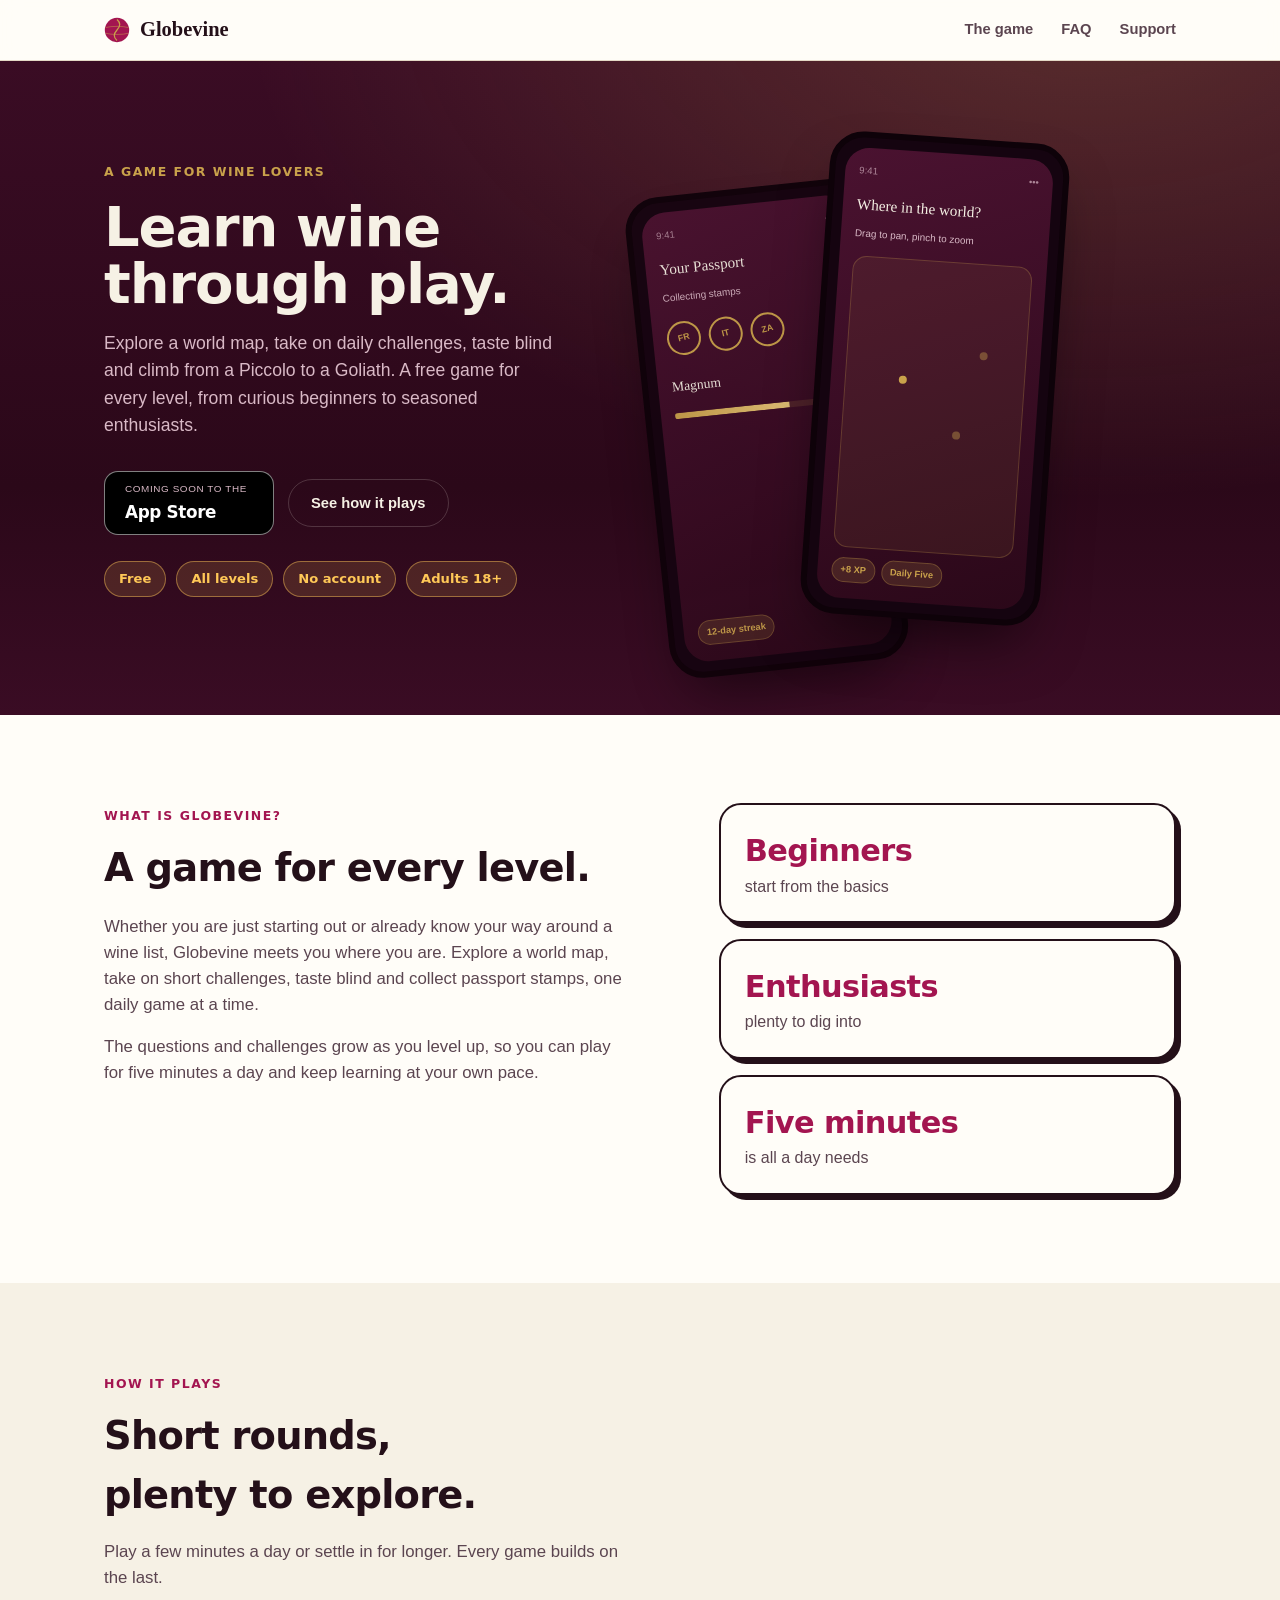
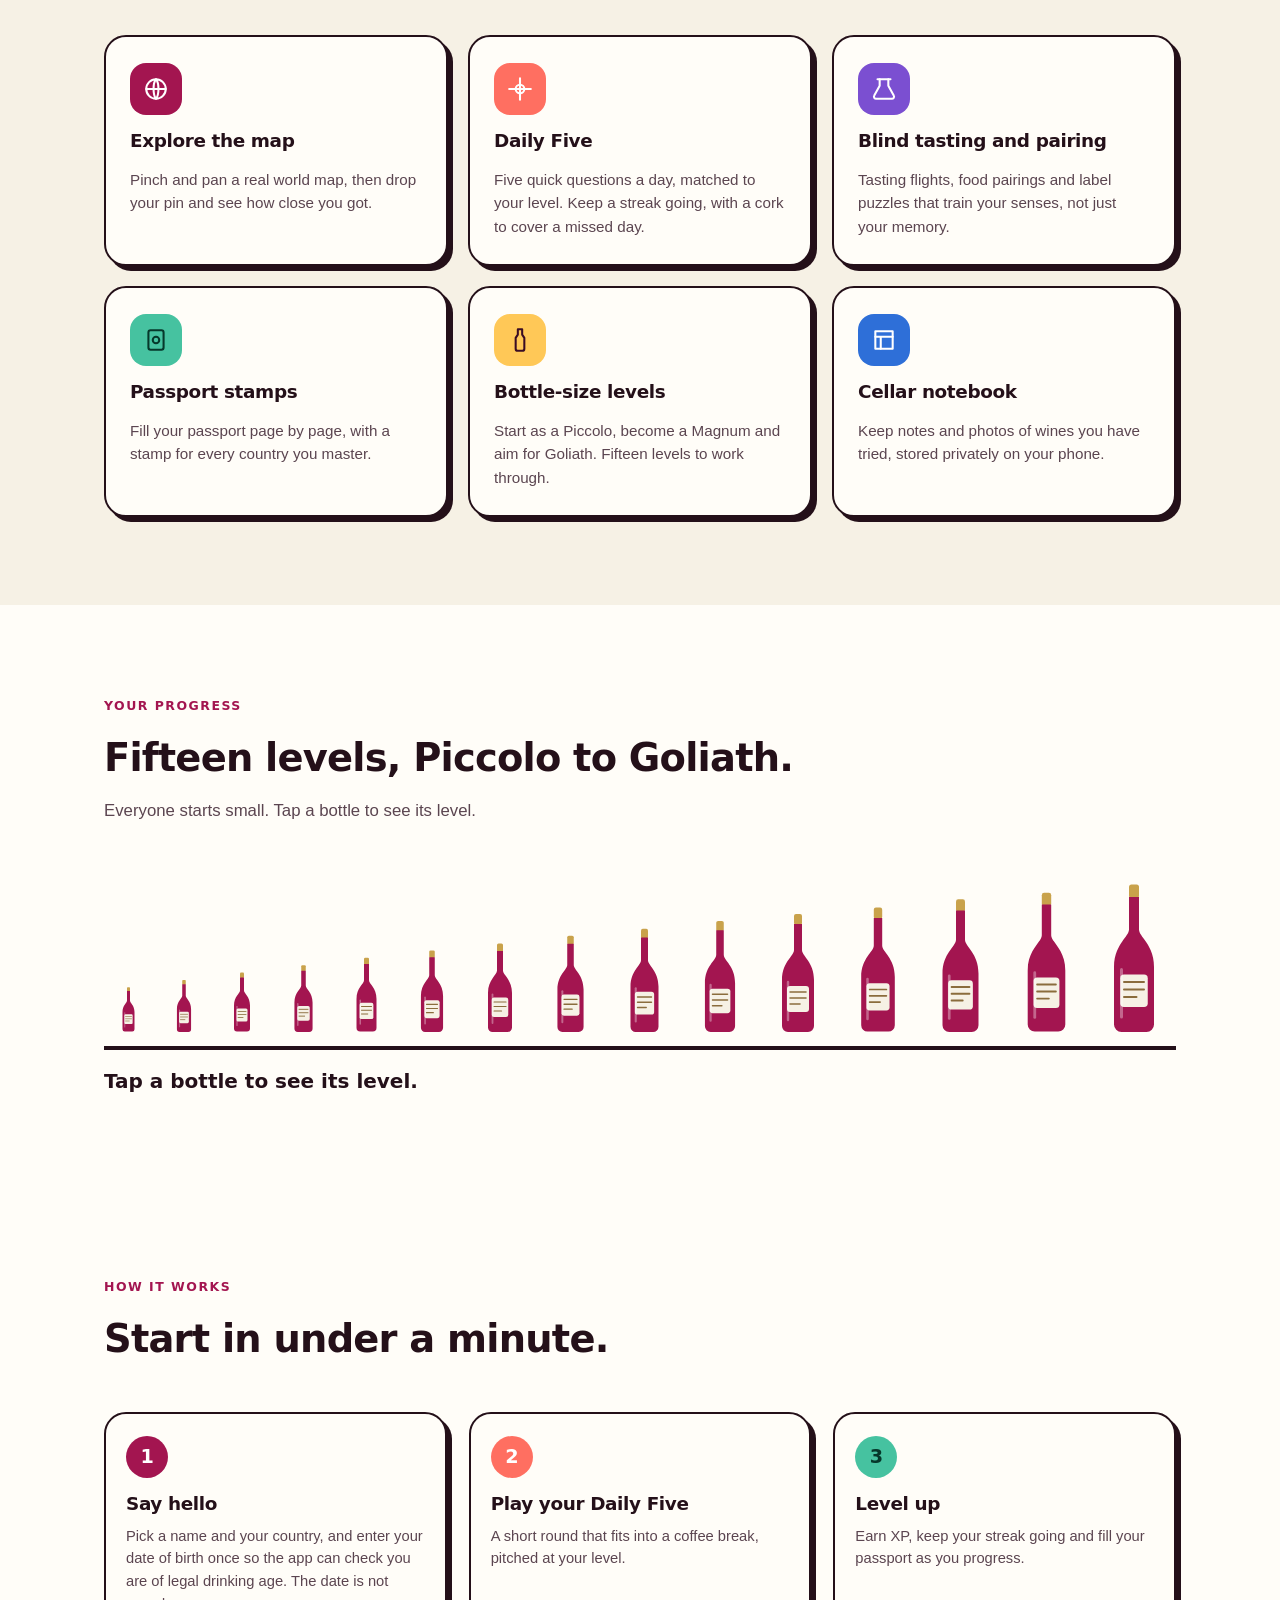
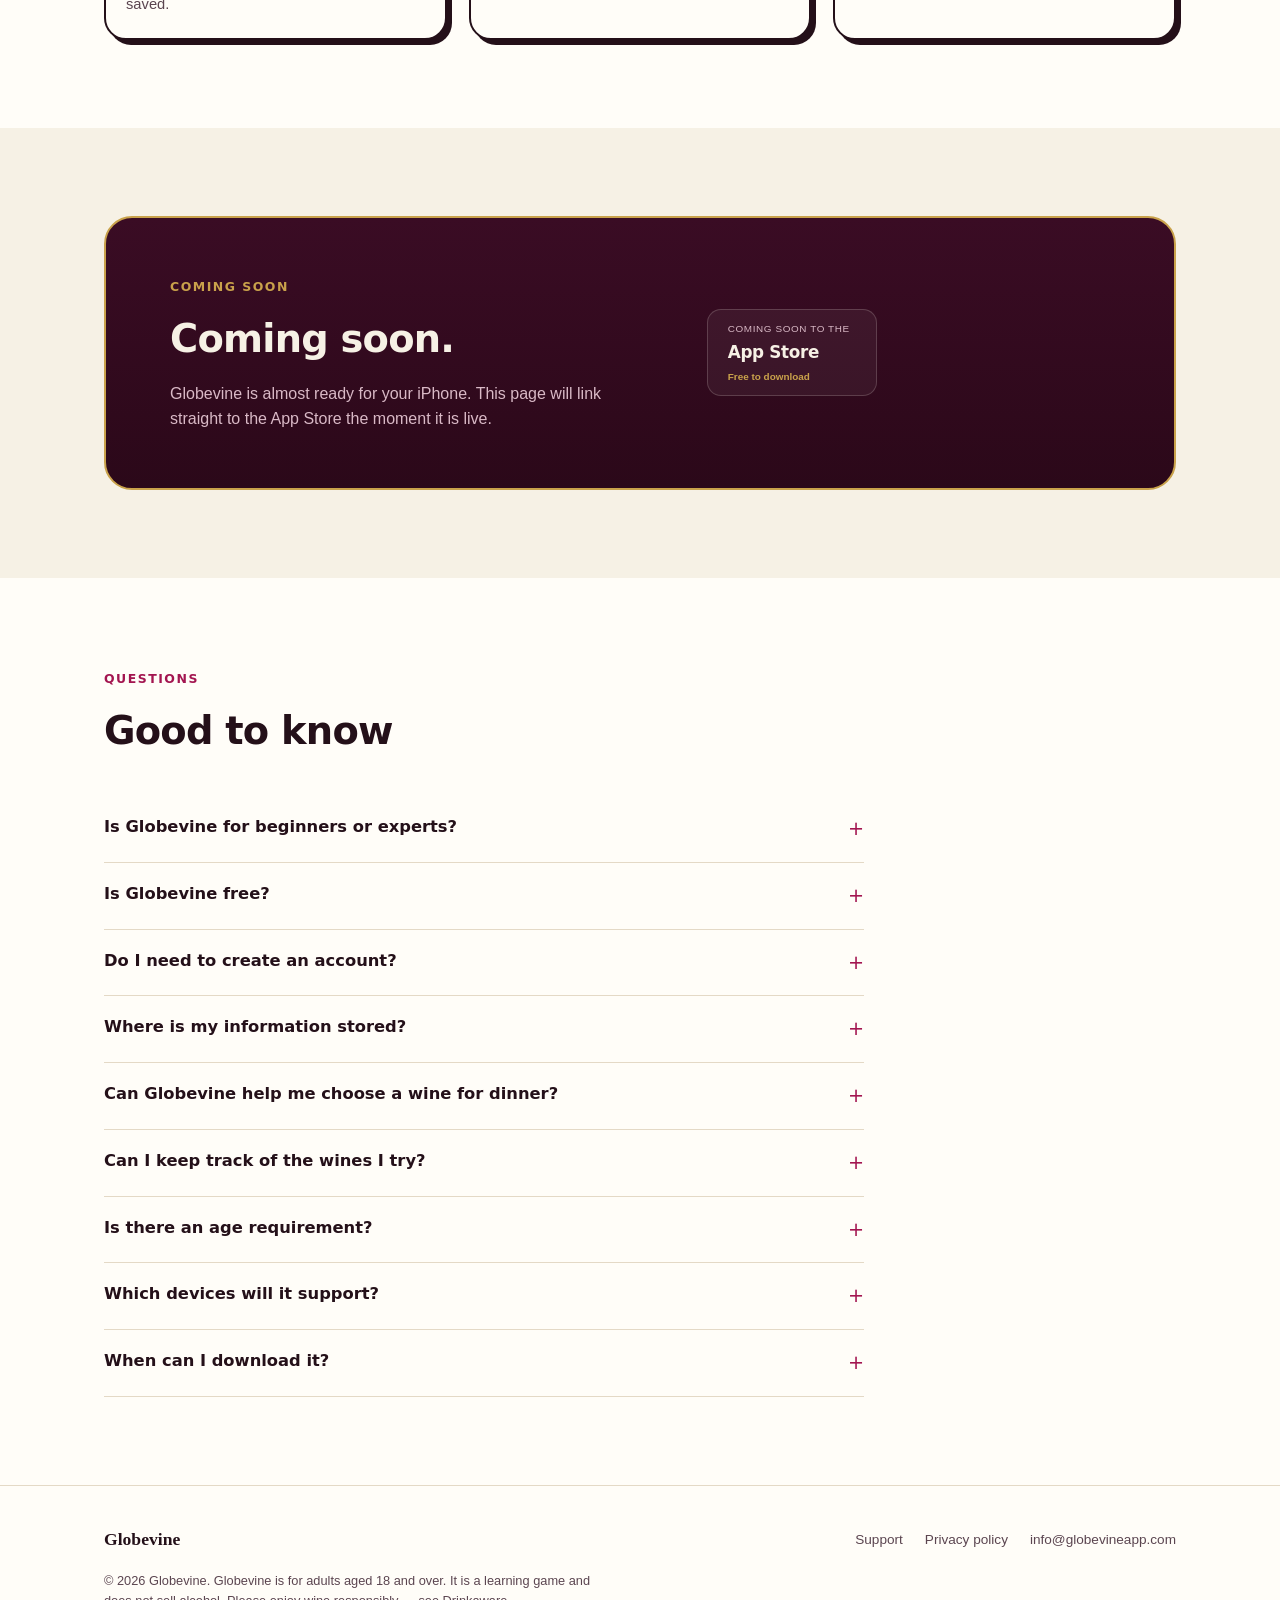
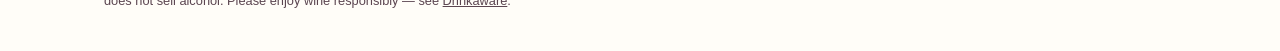
<file: index.html>
<!doctype html>
<html lang="en-GB">
<head>
<meta charset="utf-8">
<meta name="viewport" content="width=device-width,initial-scale=1,viewport-fit=cover">
<title>Globevine – a free game for learning wine</title>
<meta name="description" content="Globevine is a free game for learning wine, for every level. Explore a world map, play daily challenges, taste blind and climb from Piccolo to Goliath. Coming soon to the App Store.">
<link rel="canonical" href="https://www.globevineapp.com/">
<meta property="og:title" content="Globevine – a free game for learning wine">
<meta property="og:description" content="Globevine is a free game for learning wine, for every level. Explore a world map, play daily challenges, taste blind and climb from Piccolo to Goliath. Coming soon to the App Store.">
<meta property="og:type" content="website">
<meta property="og:url" content="https://www.globevineapp.com/">
<meta name="theme-color" content="#3A0C24">
<link rel="stylesheet" href="style.css">
<script type="application/ld+json">{"@context": "https://schema.org", "@type": "SoftwareApplication", "name": "Globevine", "applicationCategory": "GameApplication", "operatingSystem": "iOS", "description": "A game for learning wine: explore a world map of wine regions, take daily quizzes, taste blind, pair food and level up.", "offers": {"@type": "Offer", "price": "0", "priceCurrency": "GBP"}, "url": "https://www.globevineapp.com/"}</script>
<script type="application/ld+json">{"@context": "https://schema.org", "@type": "FAQPage", "mainEntity": [{"@type": "Question", "name": "Is Globevine for beginners or experts?", "acceptedAnswer": {"@type": "Answer", "text": "Both. Globevine is a game for all levels. You can start with no wine knowledge at all, and there is plenty to dig into if you already know your way around. Questions and challenges grow as you level up."}}, {"@type": "Question", "name": "Is Globevine free?", "acceptedAnswer": {"@type": "Answer", "text": "Yes. Globevine is a free app."}}, {"@type": "Question", "name": "Do I need to create an account?", "acceptedAnswer": {"@type": "Answer", "text": "No. There is no account, password or sign-in. You enter a name, your country and your date of birth once. The app keeps your name, country and an &ldquo;age confirmed&rdquo; result on your device, but not the date of birth itself."}}, {"@type": "Question", "name": "Where is my information stored?", "acceptedAnswer": {"@type": "Answer", "text": "On your device. Your name, progress and journal stay on your phone. The one exception is the optional AI features: if you use one, only what you give it (the dish text, a label photo or the cellar wine you pick) is sent securely to our server and on to Anthropic to get an answer. We do not keep it, and Anthropic deletes it within 30 days. See the privacy policy for details."}}, {"@type": "Question", "name": "Can Globevine help me choose a wine for dinner?", "acceptedAnswer": {"@type": "Answer", "text": "Yes. Describe what you are cooking and Globevine suggests wines that suit the dish, with a short reason for each. You can also start from a bottle you already have, either from your cellar or by taking a photo of the label, and get food ideas to go with it. These AI features are optional and need an internet connection."}}, {"@type": "Question", "name": "Can I keep track of the wines I try?", "acceptedAnswer": {"@type": "Answer", "text": "Yes. Add wines to your tasting journal and cellar, with notes and photos, and they stay on your phone."}}, {"@type": "Question", "name": "Is there an age requirement?", "acceptedAnswer": {"@type": "Answer", "text": "Yes. Globevine includes wine tasting and serving content, so it is for adults aged 18 and over (or the legal drinking age where you live, if higher)."}}, {"@type": "Question", "name": "Which devices will it support?", "acceptedAnswer": {"@type": "Answer", "text": "Globevine is being built for iPhone and will be available from the App Store."}}, {"@type": "Question", "name": "When can I download it?", "acceptedAnswer": {"@type": "Answer", "text": "Globevine is in development now. This page will link to the App Store as soon as it is live."}}]}</script>
</head>
<body>
<header class="site"><div class="wrap nav">
<a class="brand" href="#top"><svg width="26" height="26" viewBox="0 0 64 64" aria-hidden="true"><circle cx="32" cy="32" r="30" fill="#A31550"/><path d="M32 6c9 8 9 16 0 26-9 10-9 18 0 26" stroke="#C9A24B" stroke-width="3" fill="none"/><path d="M4 26c14-4 42-4 56 0M4 40c14 4 42 4 56 0" stroke="#C9A24B" stroke-width="2" fill="none" opacity=".6"/></svg>Globevine</a>
<nav class="navlinks" aria-label="Main">
<a class="hide-sm" href="#play">The game</a><a class="hide-sm" href="#faq">FAQ</a><a href="support.html">Support</a>
</nav></div></header>
<main id="top" class="fun">
<section class="hero"><div class="wrap"><div>
<span class="eyebrow on-deep">A game for wine lovers</span>
<h1>Learn wine through play.</h1>
<p class="lede">Explore a world map, take on daily challenges, taste blind and climb from a Piccolo to a Goliath. A free game for every level, from curious beginners to seasoned enthusiasts.</p>
<div class="cta-row"><span class="store-badge on-hero"><span class="small">Coming soon to the</span><span class="big">App Store</span></span><a class="btn btn-ghost-deep" href="#play">See how it plays</a></div>
<ul class="chips" aria-label="Quick facts"><li>Free</li><li>All levels</li><li>No account</li><li>Adults 18+</li></ul>
</div>
<div class="phone-stage">
<div class="phone tilt-left" aria-hidden="true"><div class="screen"><div class="mini-status"><span>9:41</span><span>&bull;&bull;&bull;</span></div><div class="mini-h">Your Passport</div><div class="mini-sub">Collecting stamps</div><div class="stamp-row"><div class="passport-stamp">FR</div><div class="passport-stamp">IT</div><div class="passport-stamp">ZA</div></div><div class="mini-h" style="margin-top:10px;font-size:.85rem">Magnum</div><div class="bar"><i></i></div><div class="badge-row"><span class="pill">12-day streak</span></div></div></div>
<div class="phone tilt-right" aria-hidden="true"><div class="screen"><div class="mini-status"><span>9:41</span><span>&bull;&bull;&bull;</span></div><div class="mini-h">Where in the world?</div><div class="mini-sub">Drag to pan, pinch to zoom</div><div class="map-dots"><i style="left:30%;top:40%"></i><i style="left:62%;top:58%;opacity:.4"></i><i style="left:74%;top:30%;opacity:.4"></i></div><div class="badge-row"><span class="pill">+8 XP</span><span class="pill">Daily Five</span></div></div></div>
</div></div></section>

<section id="play"><div class="wrap intro">
<div>
<span class="eyebrow">What is Globevine?</span>
<h2 style="margin-top:10px">A game for every level.</h2>
<p>Whether you are just starting out or already know your way around a wine list, Globevine meets you where you are. Explore a world map, take on short challenges, taste blind and collect passport stamps, one daily game at a time.</p>
<p>The questions and challenges grow as you level up, so you can play for five minutes a day and keep learning at your own pace.</p>
</div>
<div class="vibes">
<div class="vibe v1"><b>Beginners</b><span>start from the basics</span></div>
<div class="vibe v2"><b>Enthusiasts</b><span>plenty to dig into</span></div>
<div class="vibe v3"><b>Five minutes</b><span>is all a day needs</span></div>
</div>
</div></section>

<section class="section-alt"><div class="wrap">
<div class="feat-head"><span class="eyebrow">How it plays</span><h2 style="margin-top:10px">Short rounds, plenty to explore.</h2><p>Play a few minutes a day or settle in for longer. Every game builds on the last.</p></div>
<div class="grid-feat">
<div class="card c1"><div class="icon"><svg width="26" height="26" viewBox="0 0 24 24" fill="none" stroke="currentColor" stroke-width="1.9" stroke-linecap="round" stroke-linejoin="round" aria-hidden="true"><circle cx="12" cy="12" r="9"/><path d="M3 12h18M12 3c3 3.5 3 14.5 0 18M12 3c-3 3.5-3 14.5 0 18"/></svg></div><h3>Explore the map</h3><p>Pinch and pan a real world map, then drop your pin and see how close you got.</p></div>
<div class="card c2"><div class="icon"><svg width="26" height="26" viewBox="0 0 24 24" fill="none" stroke="currentColor" stroke-width="1.9" stroke-linecap="round" stroke-linejoin="round" aria-hidden="true"><path d="M12 2v20M2 12h20"/><circle cx="12" cy="12" r="4"/></svg></div><h3>Daily Five</h3><p>Five quick questions a day, matched to your level. Keep a streak going, with a cork to cover a missed day.</p></div>
<div class="card c3"><div class="icon"><svg width="26" height="26" viewBox="0 0 24 24" fill="none" stroke="currentColor" stroke-width="1.9" stroke-linecap="round" stroke-linejoin="round" aria-hidden="true"><path d="M8 3v6l-5 9a2 2 0 0 0 2 3h14a2 2 0 0 0 2-3l-5-9V3"/><path d="M6 3h12"/></svg></div><h3>Blind tasting and pairing</h3><p>Tasting flights, food pairings and label puzzles that train your senses, not just your memory.</p></div>
<div class="card c4"><div class="icon"><svg width="26" height="26" viewBox="0 0 24 24" fill="none" stroke="currentColor" stroke-width="1.9" stroke-linecap="round" stroke-linejoin="round" aria-hidden="true"><rect x="5" y="3" width="14" height="18" rx="2"/><circle cx="12" cy="12" r="3"/></svg></div><h3>Passport stamps</h3><p>Fill your passport page by page, with a stamp for every country you master.</p></div>
<div class="card c5"><div class="icon"><svg width="26" height="26" viewBox="0 0 24 24" fill="none" stroke="currentColor" stroke-width="1.9" stroke-linecap="round" stroke-linejoin="round" aria-hidden="true"><path d="M10 2h4v5l2 3v10a2 2 0 0 1-2 2h-4a2 2 0 0 1-2-2V10l2-3z"/></svg></div><h3>Bottle-size levels</h3><p>Start as a Piccolo, become a Magnum and aim for Goliath. Fifteen levels to work through.</p></div>
<div class="card c6"><div class="icon"><svg width="26" height="26" viewBox="0 0 24 24" fill="none" stroke="currentColor" stroke-width="1.9" stroke-linecap="round" stroke-linejoin="round" aria-hidden="true"><path d="M4 4h16v16H4z"/><path d="M4 9h16M9 9v11"/></svg></div><h3>Cellar notebook</h3><p>Keep notes and photos of wines you have tried, stored privately on your phone.</p></div>
</div></div></section>

<section><div class="wrap">
<span class="eyebrow">Your progress</span><h2 style="margin-top:10px">Fifteen levels, Piccolo to Goliath.</h2>
<p class="sub-lede">Everyone starts small. Tap a bottle to see its level.</p>
<div class="bottles" role="group" aria-label="The 15 levels, from Piccolo to Goliath"><button class="bottle" type="button" data-lv="1" data-name="Piccolo" aria-label="Level 1: Piccolo"><svg viewBox="0 0 40 120" width="15" height="46" aria-hidden="true"><rect x="16" y="2" width="8" height="11" rx="2" class="b-cap"/><path d="M16 12h8v26c0 6 12 12 12 30v46a6 6 0 0 1-6 6H10a6 6 0 0 1-6-6V68c0-18 12-24 12-30z" class="b-glass"/><rect x="9" y="74" width="22" height="26" rx="3" class="b-label"/><path d="M12 80h16M12 86h16M12 92h10" class="b-line"/><path d="M10 70v38" class="b-shine"/></svg></button><button class="bottle" type="button" data-lv="2" data-name="Demi" aria-label="Level 2: Demi"><svg viewBox="0 0 40 120" width="18" height="53" aria-hidden="true"><rect x="16" y="2" width="8" height="11" rx="2" class="b-cap"/><path d="M16 12h8v26c0 6 12 12 12 30v46a6 6 0 0 1-6 6H10a6 6 0 0 1-6-6V68c0-18 12-24 12-30z" class="b-glass"/><rect x="9" y="74" width="22" height="26" rx="3" class="b-label"/><path d="M12 80h16M12 86h16M12 92h10" class="b-line"/><path d="M10 70v38" class="b-shine"/></svg></button><button class="bottle" type="button" data-lv="3" data-name="Standard" aria-label="Level 3: Standard"><svg viewBox="0 0 40 120" width="20" height="61" aria-hidden="true"><rect x="16" y="2" width="8" height="11" rx="2" class="b-cap"/><path d="M16 12h8v26c0 6 12 12 12 30v46a6 6 0 0 1-6 6H10a6 6 0 0 1-6-6V68c0-18 12-24 12-30z" class="b-glass"/><rect x="9" y="74" width="22" height="26" rx="3" class="b-label"/><path d="M12 80h16M12 86h16M12 92h10" class="b-line"/><path d="M10 70v38" class="b-shine"/></svg></button><button class="bottle" type="button" data-lv="4" data-name="Magnum" aria-label="Level 4: Magnum"><svg viewBox="0 0 40 120" width="23" height="68" aria-hidden="true"><rect x="16" y="2" width="8" height="11" rx="2" class="b-cap"/><path d="M16 12h8v26c0 6 12 12 12 30v46a6 6 0 0 1-6 6H10a6 6 0 0 1-6-6V68c0-18 12-24 12-30z" class="b-glass"/><rect x="9" y="74" width="22" height="26" rx="3" class="b-label"/><path d="M12 80h16M12 86h16M12 92h10" class="b-line"/><path d="M10 70v38" class="b-shine"/></svg></button><button class="bottle" type="button" data-lv="5" data-name="Double Magnum" aria-label="Level 5: Double Magnum"><svg viewBox="0 0 40 120" width="25" height="76" aria-hidden="true"><rect x="16" y="2" width="8" height="11" rx="2" class="b-cap"/><path d="M16 12h8v26c0 6 12 12 12 30v46a6 6 0 0 1-6 6H10a6 6 0 0 1-6-6V68c0-18 12-24 12-30z" class="b-glass"/><rect x="9" y="74" width="22" height="26" rx="3" class="b-label"/><path d="M12 80h16M12 86h16M12 92h10" class="b-line"/><path d="M10 70v38" class="b-shine"/></svg></button><button class="bottle" type="button" data-lv="6" data-name="Jeroboam" aria-label="Level 6: Jeroboam"><svg viewBox="0 0 40 120" width="28" height="83" aria-hidden="true"><rect x="16" y="2" width="8" height="11" rx="2" class="b-cap"/><path d="M16 12h8v26c0 6 12 12 12 30v46a6 6 0 0 1-6 6H10a6 6 0 0 1-6-6V68c0-18 12-24 12-30z" class="b-glass"/><rect x="9" y="74" width="22" height="26" rx="3" class="b-label"/><path d="M12 80h16M12 86h16M12 92h10" class="b-line"/><path d="M10 70v38" class="b-shine"/></svg></button><button class="bottle" type="button" data-lv="7" data-name="Imperial" aria-label="Level 7: Imperial"><svg viewBox="0 0 40 120" width="30" height="90" aria-hidden="true"><rect x="16" y="2" width="8" height="11" rx="2" class="b-cap"/><path d="M16 12h8v26c0 6 12 12 12 30v46a6 6 0 0 1-6 6H10a6 6 0 0 1-6-6V68c0-18 12-24 12-30z" class="b-glass"/><rect x="9" y="74" width="22" height="26" rx="3" class="b-label"/><path d="M12 80h16M12 86h16M12 92h10" class="b-line"/><path d="M10 70v38" class="b-shine"/></svg></button><button class="bottle" type="button" data-lv="8" data-name="Methuselah" aria-label="Level 8: Methuselah"><svg viewBox="0 0 40 120" width="33" height="98" aria-hidden="true"><rect x="16" y="2" width="8" height="11" rx="2" class="b-cap"/><path d="M16 12h8v26c0 6 12 12 12 30v46a6 6 0 0 1-6 6H10a6 6 0 0 1-6-6V68c0-18 12-24 12-30z" class="b-glass"/><rect x="9" y="74" width="22" height="26" rx="3" class="b-label"/><path d="M12 80h16M12 86h16M12 92h10" class="b-line"/><path d="M10 70v38" class="b-shine"/></svg></button><button class="bottle" type="button" data-lv="9" data-name="Salmanazar" aria-label="Level 9: Salmanazar"><svg viewBox="0 0 40 120" width="35" height="105" aria-hidden="true"><rect x="16" y="2" width="8" height="11" rx="2" class="b-cap"/><path d="M16 12h8v26c0 6 12 12 12 30v46a6 6 0 0 1-6 6H10a6 6 0 0 1-6-6V68c0-18 12-24 12-30z" class="b-glass"/><rect x="9" y="74" width="22" height="26" rx="3" class="b-label"/><path d="M12 80h16M12 86h16M12 92h10" class="b-line"/><path d="M10 70v38" class="b-shine"/></svg></button><button class="bottle" type="button" data-lv="10" data-name="Balthazar" aria-label="Level 10: Balthazar"><svg viewBox="0 0 40 120" width="38" height="113" aria-hidden="true"><rect x="16" y="2" width="8" height="11" rx="2" class="b-cap"/><path d="M16 12h8v26c0 6 12 12 12 30v46a6 6 0 0 1-6 6H10a6 6 0 0 1-6-6V68c0-18 12-24 12-30z" class="b-glass"/><rect x="9" y="74" width="22" height="26" rx="3" class="b-label"/><path d="M12 80h16M12 86h16M12 92h10" class="b-line"/><path d="M10 70v38" class="b-shine"/></svg></button><button class="bottle" type="button" data-lv="11" data-name="Nebuchadnezzar" aria-label="Level 11: Nebuchadnezzar"><svg viewBox="0 0 40 120" width="40" height="120" aria-hidden="true"><rect x="16" y="2" width="8" height="11" rx="2" class="b-cap"/><path d="M16 12h8v26c0 6 12 12 12 30v46a6 6 0 0 1-6 6H10a6 6 0 0 1-6-6V68c0-18 12-24 12-30z" class="b-glass"/><rect x="9" y="74" width="22" height="26" rx="3" class="b-label"/><path d="M12 80h16M12 86h16M12 92h10" class="b-line"/><path d="M10 70v38" class="b-shine"/></svg></button><button class="bottle" type="button" data-lv="12" data-name="Melchior" aria-label="Level 12: Melchior"><svg viewBox="0 0 40 120" width="42" height="127" aria-hidden="true"><rect x="16" y="2" width="8" height="11" rx="2" class="b-cap"/><path d="M16 12h8v26c0 6 12 12 12 30v46a6 6 0 0 1-6 6H10a6 6 0 0 1-6-6V68c0-18 12-24 12-30z" class="b-glass"/><rect x="9" y="74" width="22" height="26" rx="3" class="b-label"/><path d="M12 80h16M12 86h16M12 92h10" class="b-line"/><path d="M10 70v38" class="b-shine"/></svg></button><button class="bottle" type="button" data-lv="13" data-name="Solomon" aria-label="Level 13: Solomon"><svg viewBox="0 0 40 120" width="45" height="135" aria-hidden="true"><rect x="16" y="2" width="8" height="11" rx="2" class="b-cap"/><path d="M16 12h8v26c0 6 12 12 12 30v46a6 6 0 0 1-6 6H10a6 6 0 0 1-6-6V68c0-18 12-24 12-30z" class="b-glass"/><rect x="9" y="74" width="22" height="26" rx="3" class="b-label"/><path d="M12 80h16M12 86h16M12 92h10" class="b-line"/><path d="M10 70v38" class="b-shine"/></svg></button><button class="bottle" type="button" data-lv="14" data-name="Sovereign" aria-label="Level 14: Sovereign"><svg viewBox="0 0 40 120" width="47" height="142" aria-hidden="true"><rect x="16" y="2" width="8" height="11" rx="2" class="b-cap"/><path d="M16 12h8v26c0 6 12 12 12 30v46a6 6 0 0 1-6 6H10a6 6 0 0 1-6-6V68c0-18 12-24 12-30z" class="b-glass"/><rect x="9" y="74" width="22" height="26" rx="3" class="b-label"/><path d="M12 80h16M12 86h16M12 92h10" class="b-line"/><path d="M10 70v38" class="b-shine"/></svg></button><button class="bottle" type="button" data-lv="15" data-name="Goliath" aria-label="Level 15: Goliath"><svg viewBox="0 0 40 120" width="50" height="150" aria-hidden="true"><rect x="16" y="2" width="8" height="11" rx="2" class="b-cap"/><path d="M16 12h8v26c0 6 12 12 12 30v46a6 6 0 0 1-6 6H10a6 6 0 0 1-6-6V68c0-18 12-24 12-30z" class="b-glass"/><rect x="9" y="74" width="22" height="26" rx="3" class="b-label"/><path d="M12 80h16M12 86h16M12 92h10" class="b-line"/><path d="M10 70v38" class="b-shine"/></svg></button></div>
<p class="bottle-out" id="bottle-out" role="status" aria-live="polite">Tap a bottle to see its level.</p>
</div></section>

<section id="how"><div class="wrap"><span class="eyebrow">How it works</span><h2 style="margin-top:10px">Start in under a minute.</h2>
<div class="steps">
<div class="step s1"><span class="num">1</span><h3>Say hello</h3><p>Pick a name and your country, and enter your date of birth once so the app can check you are of legal drinking age. The date is not saved.</p></div>
<div class="step s2"><span class="num">2</span><h3>Play your Daily Five</h3><p>A short round that fits into a coffee break, pitched at your level.</p></div>
<div class="step s3"><span class="num">3</span><h3>Level up</h3><p>Earn XP, keep your streak going and fill your passport as you progress.</p></div>
</div></div></section>

<section class="section-alt"><div class="wrap"><div class="soon">
<div><span class="eyebrow on-deep">Coming soon</span><h2 style="margin-top:10px">Coming soon.</h2>
<p class="lede">Globevine is almost ready for your iPhone. This page will link straight to the App Store the moment it is live.</p></div>
<div><div class="store-badge"><span class="small">Coming soon to the</span><span class="big">App Store</span><span class="ribbon">Free to download</span></div></div>
</div></div></section>

<section id="faq"><div class="wrap"><span class="eyebrow">Questions</span><h2 style="margin-top:10px">Good to know</h2>
<div class="faq">
<details><summary>Is Globevine for beginners or experts? <span class="plus" aria-hidden="true">+</span></summary><p class="a">Both. Globevine is a game for all levels. You can start with no wine knowledge at all, and there is plenty to dig into if you already know your way around. Questions and challenges grow as you level up.</p></details>
<details><summary>Is Globevine free? <span class="plus" aria-hidden="true">+</span></summary><p class="a">Yes. Globevine is a free app.</p></details>
<details><summary>Do I need to create an account? <span class="plus" aria-hidden="true">+</span></summary><p class="a">No. There is no account, password or sign-in. You enter a name, your country and your date of birth once. The app keeps your name, country and an &ldquo;age confirmed&rdquo; result on your device, but not the date of birth itself.</p></details>
<details><summary>Where is my information stored? <span class="plus" aria-hidden="true">+</span></summary><p class="a">On your device. Your name, progress and journal stay on your phone. The one exception is the optional AI features: if you use one, only what you give it (the dish text, a label photo or the cellar wine you pick) is sent securely to our server and on to Anthropic to get an answer. We do not keep it, and Anthropic deletes it within 30 days. See the <a href="privacy.html">privacy policy</a> for details.</p></details>
<details><summary>Can Globevine help me choose a wine for dinner? <span class="plus" aria-hidden="true">+</span></summary><p class="a">Yes. Describe what you are cooking and Globevine suggests wines that suit the dish, with a short reason for each. You can also start from a bottle you already have, either from your cellar or by taking a photo of the label, and get food ideas to go with it. These AI features are optional and need an internet connection.</p></details>
<details><summary>Can I keep track of the wines I try? <span class="plus" aria-hidden="true">+</span></summary><p class="a">Yes. Add wines to your tasting journal and cellar, with notes and photos, and they stay on your phone.</p></details>
<details><summary>Is there an age requirement? <span class="plus" aria-hidden="true">+</span></summary><p class="a">Yes. Globevine includes wine tasting and serving content, so it is for adults aged 18 and over (or the legal drinking age where you live, if higher).</p></details>
<details><summary>Which devices will it support? <span class="plus" aria-hidden="true">+</span></summary><p class="a">Globevine is being built for iPhone and will be available from the App Store.</p></details>
<details><summary>When can I download it? <span class="plus" aria-hidden="true">+</span></summary><p class="a">Globevine is in development now. This page will link to the App Store as soon as it is live.</p></details>
</div></div></section>
</main>
<script src="fun.js" defer></script>
<footer><div class="wrap">
<div class="foot-row"><a class="brand" href="index.html" style="font-size:1.1rem">Globevine</a>
<div class="foot-links"><a href="support.html">Support</a><a href="privacy.html">Privacy policy</a><a href="mailto:info@globevineapp.com">info@globevineapp.com</a></div></div>
<p class="foot-copy">&copy; <span id="year">2026</span> Globevine. Globevine is for adults aged 18 and over. It is a learning game and does not sell alcohol. Please enjoy wine responsibly &mdash; see <a href="https://www.drinkaware.co.uk" rel="noopener">Drinkaware</a>.</p>
</div></footer>
<script>document.getElementById('year').textContent=new Date().getFullYear();</script>
</body></html>
</file>
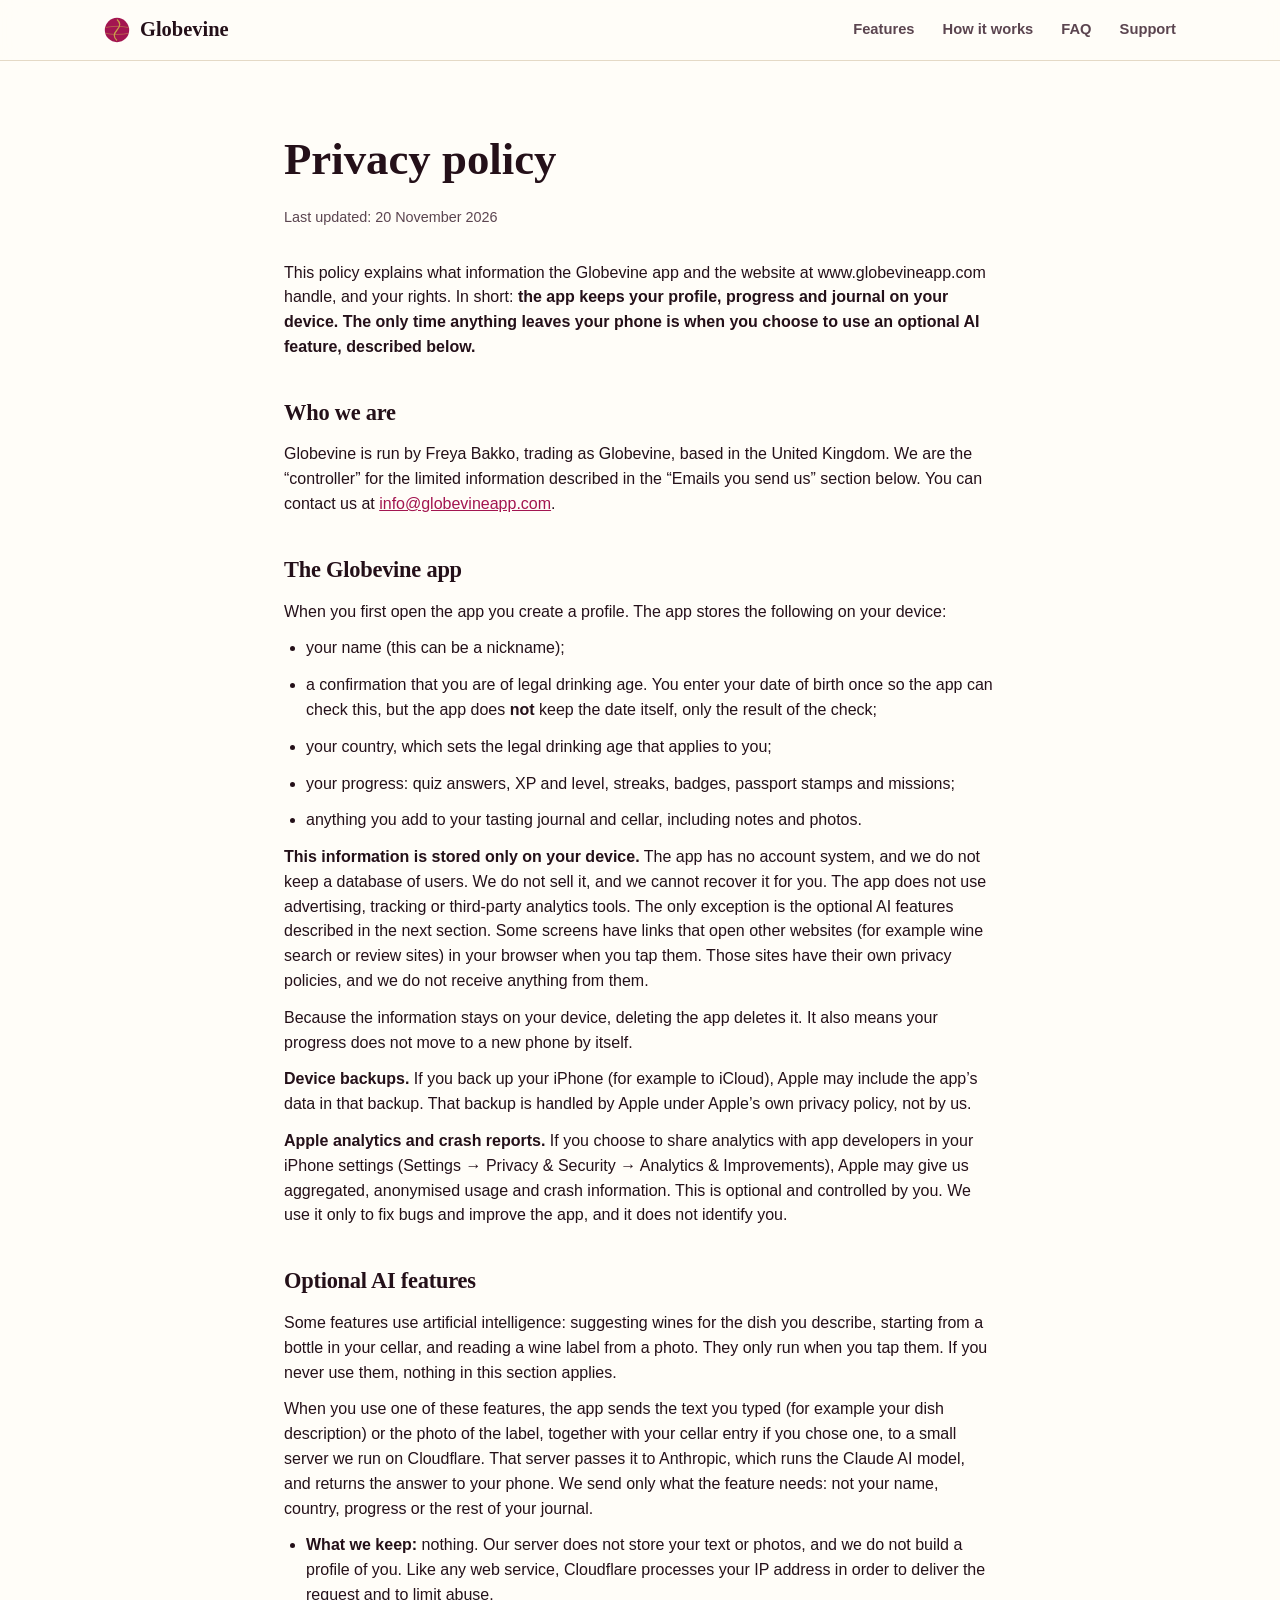
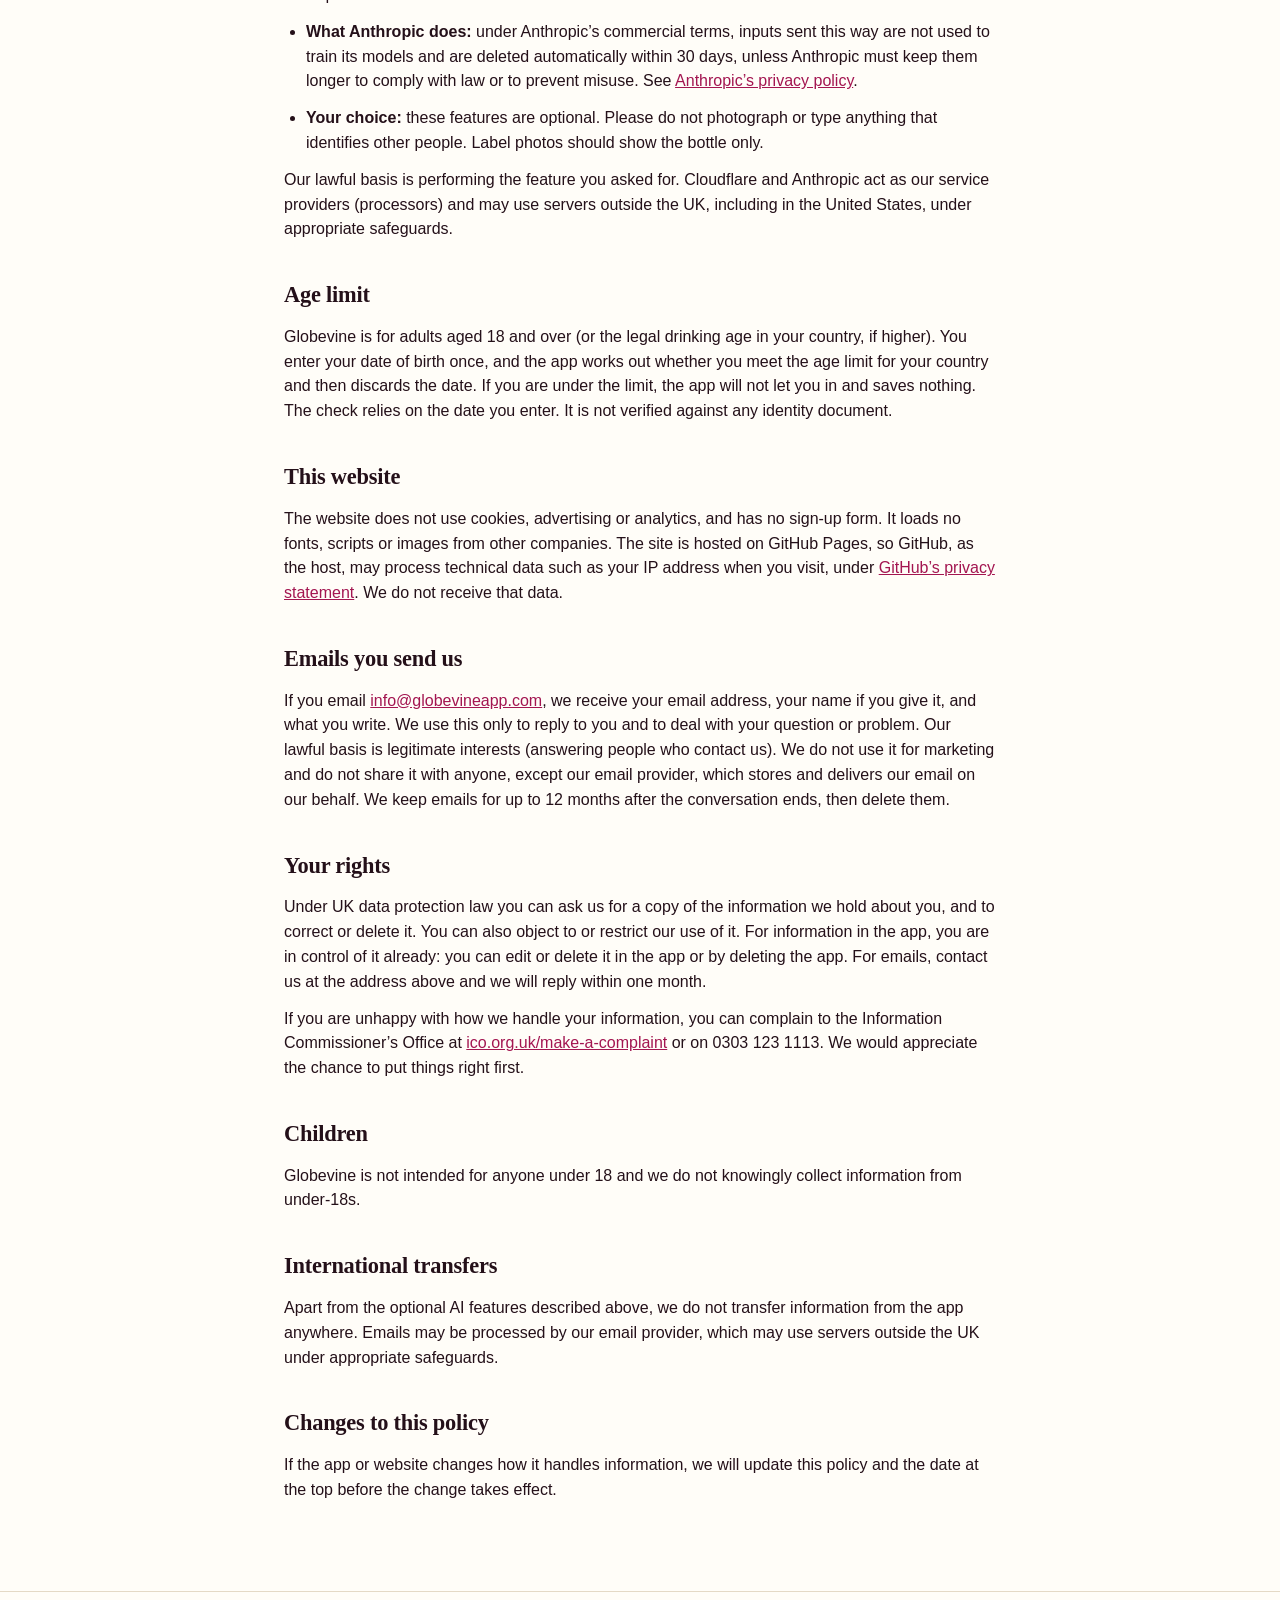
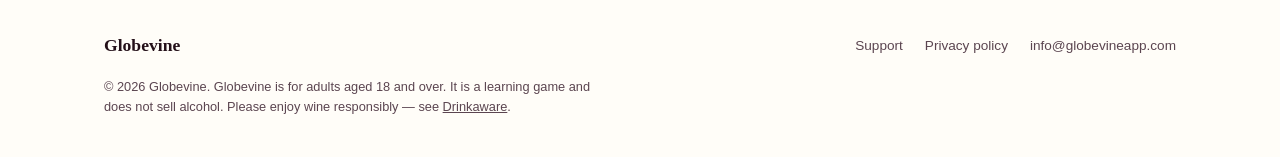
<file: privacy.html>
<!doctype html>
<html lang="en-GB">
<head>
<meta charset="utf-8">
<meta name="viewport" content="width=device-width,initial-scale=1,viewport-fit=cover">
<title>Privacy policy – Globevine</title>
<meta name="description" content="How the Globevine app and website handle your information. The app keeps your data on your device; optional AI features send only what you ask about.">
<link rel="canonical" href="https://www.globevineapp.com/privacy.html">
<meta property="og:title" content="Privacy policy – Globevine">
<meta property="og:description" content="How the Globevine app and website handle your information. The app keeps your data on your device; optional AI features send only what you ask about.">
<meta property="og:type" content="website">
<meta property="og:url" content="https://www.globevineapp.com/privacy.html">
<meta name="theme-color" content="#3A0C24">
<link rel="stylesheet" href="style.css">
</head>
<body>
<header class="site"><div class="wrap nav">
<a class="brand" href="index.html"><svg width="26" height="26" viewBox="0 0 64 64" aria-hidden="true"><circle cx="32" cy="32" r="30" fill="#A31550"/><path d="M32 6c9 8 9 16 0 26-9 10-9 18 0 26" stroke="#C9A24B" stroke-width="3" fill="none"/><path d="M4 26c14-4 42-4 56 0M4 40c14 4 42 4 56 0" stroke="#C9A24B" stroke-width="2" fill="none" opacity=".6"/></svg>Globevine</a>
<nav class="navlinks" aria-label="Main">
<a class="hide-sm" href="index.html#features">Features</a><a class="hide-sm" href="index.html#how">How it works</a><a class="hide-sm" href="index.html#faq">FAQ</a><a href="support.html">Support</a>
</nav></div></header>
<main class="wrap prose">
<h1>Privacy policy</h1>
<p class="updated">Last updated: 20 November 2026</p>

<p>This policy explains what information the Globevine app and the website at www.globevineapp.com handle, and your rights. In short: <strong>the app keeps your profile, progress and journal on your device. The only time anything leaves your phone is when you choose to use an optional AI feature, described below.</strong></p>

<h2>Who we are</h2>
<p>Globevine is run by Freya Bakko, trading as Globevine, based in the United Kingdom. We are the &ldquo;controller&rdquo; for the limited information described in the &ldquo;Emails you send us&rdquo; section below. You can contact us at <a href="mailto:info@globevineapp.com">info@globevineapp.com</a>.</p>

<h2>The Globevine app</h2>
<p>When you first open the app you create a profile. The app stores the following on your device:</p>
<ul>
<li>your name (this can be a nickname);</li>
<li>a confirmation that you are of legal drinking age. You enter your date of birth once so the app can check this, but the app does <strong>not</strong> keep the date itself, only the result of the check;</li>
<li>your country, which sets the legal drinking age that applies to you;</li>
<li>your progress: quiz answers, XP and level, streaks, badges, passport stamps and missions;</li>
<li>anything you add to your tasting journal and cellar, including notes and photos.</li>
</ul>
<p><strong>This information is stored only on your device.</strong> The app has no account system, and we do not keep a database of users. We do not sell it, and we cannot recover it for you. The app does not use advertising, tracking or third-party analytics tools. The only exception is the optional AI features described in the next section. Some screens have links that open other websites (for example wine search or review sites) in your browser when you tap them. Those sites have their own privacy policies, and we do not receive anything from them.</p>
<p>Because the information stays on your device, deleting the app deletes it. It also means your progress does not move to a new phone by itself.</p>
<p><strong>Device backups.</strong> If you back up your iPhone (for example to iCloud), Apple may include the app&rsquo;s data in that backup. That backup is handled by Apple under Apple&rsquo;s own privacy policy, not by us.</p>
<p><strong>Apple analytics and crash reports.</strong> If you choose to share analytics with app developers in your iPhone settings (Settings &rarr; Privacy &amp; Security &rarr; Analytics &amp; Improvements), Apple may give us aggregated, anonymised usage and crash information. This is optional and controlled by you. We use it only to fix bugs and improve the app, and it does not identify you.</p>

<h2>Optional AI features</h2>
<p>Some features use artificial intelligence: suggesting wines for the dish you describe, starting from a bottle in your cellar, and reading a wine label from a photo. They only run when you tap them. If you never use them, nothing in this section applies.</p>
<p>When you use one of these features, the app sends the text you typed (for example your dish description) or the photo of the label, together with your cellar entry if you chose one, to a small server we run on Cloudflare. That server passes it to Anthropic, which runs the Claude AI model, and returns the answer to your phone. We send only what the feature needs: not your name, country, progress or the rest of your journal.</p>
<ul>
<li><strong>What we keep:</strong> nothing. Our server does not store your text or photos, and we do not build a profile of you. Like any web service, Cloudflare processes your IP address in order to deliver the request and to limit abuse.</li>
<li><strong>What Anthropic does:</strong> under Anthropic&rsquo;s commercial terms, inputs sent this way are not used to train its models and are deleted automatically within 30 days, unless Anthropic must keep them longer to comply with law or to prevent misuse. See <a href="https://www.anthropic.com/legal/privacy" rel="noopener">Anthropic&rsquo;s privacy policy</a>.</li>
<li><strong>Your choice:</strong> these features are optional. Please do not photograph or type anything that identifies other people. Label photos should show the bottle only.</li>
</ul>
<p>Our lawful basis is performing the feature you asked for. Cloudflare and Anthropic act as our service providers (processors) and may use servers outside the UK, including in the United States, under appropriate safeguards.</p>

<h2>Age limit</h2>
<p>Globevine is for adults aged 18 and over (or the legal drinking age in your country, if higher). You enter your date of birth once, and the app works out whether you meet the age limit for your country and then discards the date. If you are under the limit, the app will not let you in and saves nothing. The check relies on the date you enter. It is not verified against any identity document.</p>

<h2>This website</h2>
<p>The website does not use cookies, advertising or analytics, and has no sign-up form. It loads no fonts, scripts or images from other companies. The site is hosted on GitHub Pages, so GitHub, as the host, may process technical data such as your IP address when you visit, under <a href="https://docs.github.com/en/site-policy/privacy-policies/github-general-privacy-statement" rel="noopener">GitHub&rsquo;s privacy statement</a>. We do not receive that data.</p>

<h2>Emails you send us</h2>
<p>If you email <a href="mailto:info@globevineapp.com">info@globevineapp.com</a>, we receive your email address, your name if you give it, and what you write. We use this only to reply to you and to deal with your question or problem. Our lawful basis is legitimate interests (answering people who contact us). We do not use it for marketing and do not share it with anyone, except our email provider, which stores and delivers our email on our behalf. We keep emails for up to 12 months after the conversation ends, then delete them.</p>

<h2>Your rights</h2>
<p>Under UK data protection law you can ask us for a copy of the information we hold about you, and to correct or delete it. You can also object to or restrict our use of it. For information in the app, you are in control of it already: you can edit or delete it in the app or by deleting the app. For emails, contact us at the address above and we will reply within one month.</p>
<p>If you are unhappy with how we handle your information, you can complain to the Information Commissioner&rsquo;s Office at <a href="https://ico.org.uk/make-a-complaint/" rel="noopener">ico.org.uk/make-a-complaint</a> or on 0303 123 1113. We would appreciate the chance to put things right first.</p>

<h2>Children</h2>
<p>Globevine is not intended for anyone under 18 and we do not knowingly collect information from under-18s.</p>

<h2>International transfers</h2>
<p>Apart from the optional AI features described above, we do not transfer information from the app anywhere. Emails may be processed by our email provider, which may use servers outside the UK under appropriate safeguards.</p>

<h2>Changes to this policy</h2>
<p>If the app or website changes how it handles information, we will update this policy and the date at the top before the change takes effect.</p>
</main>
<footer><div class="wrap">
<div class="foot-row"><a class="brand" href="index.html" style="font-size:1.1rem">Globevine</a>
<div class="foot-links"><a href="support.html">Support</a><a href="privacy.html">Privacy policy</a><a href="mailto:info@globevineapp.com">info@globevineapp.com</a></div></div>
<p class="foot-copy">&copy; <span id="year">2026</span> Globevine. Globevine is for adults aged 18 and over. It is a learning game and does not sell alcohol. Please enjoy wine responsibly &mdash; see <a href="https://www.drinkaware.co.uk" rel="noopener">Drinkaware</a>.</p>
</div></footer>
<script>document.getElementById('year').textContent=new Date().getFullYear();</script>
</body></html>
</file>
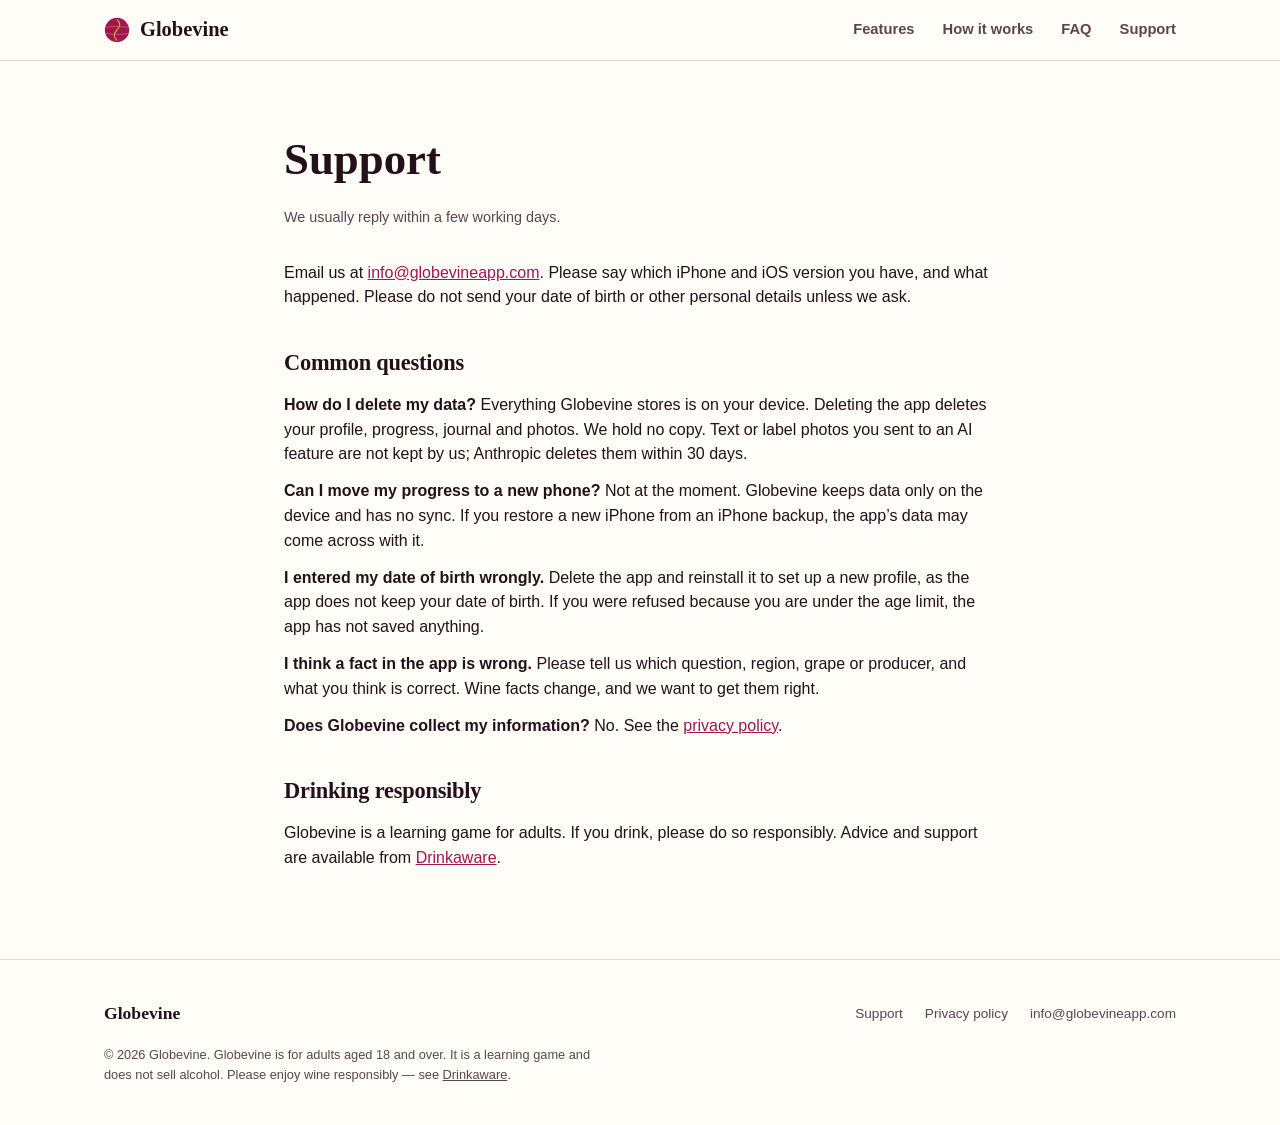
<file: support.html>
<!doctype html>
<html lang="en-GB">
<head>
<meta charset="utf-8">
<meta name="viewport" content="width=device-width,initial-scale=1,viewport-fit=cover">
<title>Support – Globevine</title>
<meta name="description" content="Help with the Globevine app: contact us, restore progress, delete your data and report a mistake.">
<link rel="canonical" href="https://www.globevineapp.com/support.html">
<meta property="og:title" content="Support – Globevine">
<meta property="og:description" content="Help with the Globevine app: contact us, restore progress, delete your data and report a mistake.">
<meta property="og:type" content="website">
<meta property="og:url" content="https://www.globevineapp.com/support.html">
<meta name="theme-color" content="#3A0C24">
<link rel="stylesheet" href="style.css">
</head>
<body>
<header class="site"><div class="wrap nav">
<a class="brand" href="index.html"><svg width="26" height="26" viewBox="0 0 64 64" aria-hidden="true"><circle cx="32" cy="32" r="30" fill="#A31550"/><path d="M32 6c9 8 9 16 0 26-9 10-9 18 0 26" stroke="#C9A24B" stroke-width="3" fill="none"/><path d="M4 26c14-4 42-4 56 0M4 40c14 4 42 4 56 0" stroke="#C9A24B" stroke-width="2" fill="none" opacity=".6"/></svg>Globevine</a>
<nav class="navlinks" aria-label="Main">
<a class="hide-sm" href="index.html#features">Features</a><a class="hide-sm" href="index.html#how">How it works</a><a class="hide-sm" href="index.html#faq">FAQ</a><a href="support.html">Support</a>
</nav></div></header>
<main class="wrap prose">
<h1>Support</h1>
<p class="updated">We usually reply within a few working days.</p>
<p>Email us at <a href="mailto:info@globevineapp.com">info@globevineapp.com</a>. Please say which iPhone and iOS version you have, and what happened. Please do not send your date of birth or other personal details unless we ask.</p>

<h2>Common questions</h2>
<p><strong>How do I delete my data?</strong> Everything Globevine stores is on your device. Deleting the app deletes your profile, progress, journal and photos. We hold no copy. Text or label photos you sent to an AI feature are not kept by us; Anthropic deletes them within 30 days.</p>
<p><strong>Can I move my progress to a new phone?</strong> Not at the moment. Globevine keeps data only on the device and has no sync. If you restore a new iPhone from an iPhone backup, the app&rsquo;s data may come across with it.</p>
<p><strong>I entered my date of birth wrongly.</strong> Delete the app and reinstall it to set up a new profile, as the app does not keep your date of birth. If you were refused because you are under the age limit, the app has not saved anything.</p>
<p><strong>I think a fact in the app is wrong.</strong> Please tell us which question, region, grape or producer, and what you think is correct. Wine facts change, and we want to get them right.</p>
<p><strong>Does Globevine collect my information?</strong> No. See the <a href="privacy.html">privacy policy</a>.</p>

<h2>Drinking responsibly</h2>
<p>Globevine is a learning game for adults. If you drink, please do so responsibly. Advice and support are available from <a href="https://www.drinkaware.co.uk" rel="noopener">Drinkaware</a>.</p>
</main>
<footer><div class="wrap">
<div class="foot-row"><a class="brand" href="index.html" style="font-size:1.1rem">Globevine</a>
<div class="foot-links"><a href="support.html">Support</a><a href="privacy.html">Privacy policy</a><a href="mailto:info@globevineapp.com">info@globevineapp.com</a></div></div>
<p class="foot-copy">&copy; <span id="year">2026</span> Globevine. Globevine is for adults aged 18 and over. It is a learning game and does not sell alcohol. Please enjoy wine responsibly &mdash; see <a href="https://www.drinkaware.co.uk" rel="noopener">Drinkaware</a>.</p>
</div></footer>
<script>document.getElementById('year').textContent=new Date().getFullYear();</script>
</body></html>
</file>
<file: style.css>
:root{
  --plum:#3A0C24;--claret:#A31550;--claret-bright:#C71F63;--gold:#C9A24B;--parchment:#F6F1E5;--paper:#FFFDF8;--ink:#241019;--ink-soft:#5B4550;--line:#E4D9C6;
  --bg:var(--paper);--bg-alt:var(--parchment);--bg-deep:var(--plum);--text:var(--ink);--text-soft:var(--ink-soft);
  --text-on-deep:var(--parchment);--text-on-deep-soft:#D9B9C6;--accent:var(--claret);--accent-bright:var(--claret-bright);
  --border:var(--line);--border-on-deep:rgba(246,241,229,.18);--card-bg:var(--paper);color-scheme:light;
  --serif:Georgia,'Times New Roman',serif;--sans:-apple-system,BlinkMacSystemFont,'Segoe UI',Helvetica,Arial,sans-serif;
}
@media (prefers-color-scheme:dark){:root{
  --bg:#1B0B14;--bg-alt:#24101B;--bg-deep:#140309;--text:#F3E9EC;--text-soft:#C9A9B4;--text-on-deep:#F3E9EC;--text-on-deep-soft:#D9AEBE;
  --border:rgba(243,233,236,.14);--border-on-deep:rgba(243,233,236,.16);--card-bg:#24101B;--accent:#E0487F;color-scheme:dark}}
*{box-sizing:border-box}
html{scroll-behavior:smooth}
body{margin:0;background:var(--bg);color:var(--text);font-family:var(--sans);font-size:16px;line-height:1.55;-webkit-font-smoothing:antialiased}
img,svg{max-width:100%}
.wrap{max-width:1120px;margin:0 auto;padding-inline:24px}
h1,h2,h3{font-family:var(--serif);font-weight:600;text-wrap:balance;margin:0}
h2{font-size:clamp(1.7rem,3.2vw,2.4rem);letter-spacing:-.01em}
h3{font-size:1.15rem}
p{margin:0}
a{color:inherit}
.eyebrow{font-size:.78rem;font-weight:700;letter-spacing:.12em;text-transform:uppercase;color:var(--accent)}
.eyebrow.on-deep{color:var(--gold)}
section{padding-block:88px}
@media (max-width:640px){section{padding-block:56px}.wrap{padding-inline:18px}}
header.site{position:sticky;top:0;z-index:40;background:color-mix(in srgb,var(--bg) 88%,transparent);backdrop-filter:blur(10px);border-bottom:1px solid var(--border)}
.nav{display:flex;align-items:center;justify-content:space-between;padding-block:14px}
.brand{display:flex;align-items:center;gap:10px;font-family:var(--serif);font-weight:600;font-size:1.28rem;text-decoration:none;color:var(--text)}
.navlinks{display:flex;align-items:center;gap:28px;font-size:.92rem;font-weight:600}
.navlinks a{text-decoration:none;color:var(--text-soft)}
.navlinks a:hover{color:var(--accent)}
@media (max-width:760px){.navlinks a.hide-sm{display:none}}
.btn{display:inline-flex;align-items:center;justify-content:center;padding:12px 22px;border-radius:999px;font-weight:700;font-size:.92rem;text-decoration:none;border:1px solid transparent}
.btn-on-deep{background:var(--gold);color:var(--plum)}
.btn-on-deep:hover{background:#DDB968}
.btn:focus-visible,a:focus-visible{outline:2px solid var(--accent);outline-offset:2px}
.hero{background:radial-gradient(120% 140% at 85% -10%,rgba(201,162,75,.22),transparent 55%),linear-gradient(180deg,var(--bg-deep),#2B0819 65%,var(--bg-deep));color:var(--text-on-deep);padding-block:76px 96px;overflow:hidden}
.hero .wrap{display:grid;grid-template-columns:1.05fr .95fr;gap:56px;align-items:center}
@media (max-width:900px){.hero .wrap{grid-template-columns:1fr}}
.hero h1{font-size:clamp(2.3rem,5vw,3.6rem);line-height:1.05;margin-top:14px}
.hero .lede{margin-top:18px;font-size:1.1rem;color:var(--text-on-deep-soft);max-width:46ch}
.hero .cta-row{display:flex;flex-wrap:wrap;gap:14px;margin-top:32px}
.hero .microcopy{margin-top:16px;font-size:.85rem;color:var(--text-on-deep-soft)}
.stat-row{display:flex;gap:36px;margin-top:44px;flex-wrap:wrap}
.stat-row b{display:block;font-family:var(--serif);font-size:1.9rem;color:var(--gold);font-weight:600}
.stat-row span{font-size:.82rem;color:var(--text-on-deep-soft)}
.phone-stage{position:relative;display:flex;justify-content:center;align-items:center;min-height:420px}
.phone{width:240px;border-radius:34px;background:#150410;border:6px solid #0E0209;box-shadow:0 30px 60px -20px rgba(0,0,0,.6);padding:10px;position:relative;z-index:2}
.phone.tilt-right{transform:rotate(6deg)}
.phone.tilt-left{transform:rotate(-8deg) translate(-58px,34px);position:absolute;left:8px;bottom:-10px;z-index:1;opacity:.92}
@media (max-width:480px){.phone.tilt-left{display:none}}
.phone .screen{background:linear-gradient(160deg,#4A1230,#2B0819);border-radius:24px;aspect-ratio:9/19.5;overflow:hidden;padding:16px 14px;display:flex;flex-direction:column;gap:10px}
.mini-status{display:flex;justify-content:space-between;font-size:.6rem;color:var(--text-on-deep-soft);opacity:.7}
.mini-h{font-family:var(--serif);color:var(--parchment);font-size:.95rem;margin-top:4px}
.mini-sub{font-size:.62rem;color:var(--text-on-deep-soft)}
.map-dots{position:relative;flex:1;border-radius:14px;background:rgba(201,162,75,.08);border:1px solid rgba(201,162,75,.25);margin-top:4px}
.map-dots i{position:absolute;width:8px;height:8px;border-radius:50%;background:var(--gold)}
.badge-row{display:flex;gap:6px;flex-wrap:wrap;margin-top:auto}
.pill{font-size:.58rem;font-weight:700;padding:4px 8px;border-radius:999px;background:rgba(201,162,75,.16);color:var(--gold);border:1px solid rgba(201,162,75,.3)}
.passport-stamp{width:34px;height:34px;border-radius:50%;border:2px solid var(--gold);display:flex;align-items:center;justify-content:center;font-size:.55rem;color:var(--gold);font-weight:800;transform:rotate(-8deg)}
.stamp-row{display:flex;gap:8px;margin-top:6px}
.bar{height:6px;border-radius:4px;background:rgba(201,162,75,.15);overflow:hidden;margin-top:6px}
.bar i{display:block;height:100%;background:linear-gradient(90deg,var(--gold),#E9C97A);width:64%}
.section-alt{background:var(--bg-alt)}
.intro{display:grid;grid-template-columns:1.1fr .9fr;gap:56px;align-items:start}
@media (max-width:840px){.intro{grid-template-columns:1fr}}
.intro p{color:var(--text-soft);font-size:1.05rem;margin-top:16px;max-width:56ch}
.stat-tiles{display:grid;grid-template-columns:repeat(3,1fr);gap:1px;background:var(--border);border:1px solid var(--border);border-radius:16px;overflow:hidden}
@media (max-width:640px){.stat-tiles{grid-template-columns:1fr}}
.stat-tiles div{background:var(--card-bg);padding:24px 20px}
.stat-tiles b{display:block;font-family:var(--serif);font-size:2.1rem;font-weight:600;color:var(--accent)}
.stat-tiles span{font-size:.85rem;color:var(--text-soft)}
.feat-head{max-width:60ch}
.feat-head p{color:var(--text-soft);margin-top:14px;font-size:1.05rem}
.grid-feat{display:grid;grid-template-columns:repeat(3,1fr);gap:20px;margin-top:44px}
@media (max-width:920px){.grid-feat{grid-template-columns:repeat(2,1fr)}}
@media (max-width:600px){.grid-feat{grid-template-columns:1fr}}
.card{background:var(--card-bg);border:1px solid var(--border);border-radius:18px;padding:26px 24px;display:flex;flex-direction:column;gap:12px}
.card .icon{width:44px;height:44px;border-radius:12px;background:color-mix(in srgb,var(--accent) 12%,transparent);display:flex;align-items:center;justify-content:center;color:var(--accent)}
.card p{color:var(--text-soft);font-size:.95rem}
.steps{display:grid;grid-template-columns:repeat(4,1fr);gap:22px;margin-top:44px}
@media (max-width:920px){.steps{grid-template-columns:repeat(2,1fr)}}
@media (max-width:560px){.steps{grid-template-columns:1fr}}
.step{padding-top:8px;border-top:2px solid var(--accent)}
.step .num{font-family:var(--serif);font-size:1.6rem;color:var(--accent);font-weight:600;display:block;margin-bottom:8px}
.step p{color:var(--text-soft);font-size:.92rem;margin-top:6px}
.soon{background:linear-gradient(180deg,var(--bg-deep),#2B0819);color:var(--text-on-deep);border-radius:28px;padding:56px clamp(24px,5vw,64px);display:grid;grid-template-columns:1.1fr .9fr;gap:44px;align-items:center}
@media (max-width:840px){.soon{grid-template-columns:1fr}}
.soon p.lede{color:var(--text-on-deep-soft);margin-top:14px;max-width:50ch}
.store-badge{display:inline-flex;flex-direction:column;gap:2px;padding:11px 20px;border-radius:14px;border:1px solid var(--border-on-deep);background:rgba(255,255,255,.05);min-width:170px}
.store-badge .small{font-size:.62rem;letter-spacing:.06em;text-transform:uppercase;color:var(--text-on-deep-soft)}
.store-badge .big{font-family:var(--serif);font-size:1.05rem}
.store-badge .ribbon{font-size:.62rem;font-weight:700;color:var(--gold);margin-top:2px}
.faq{max-width:760px;margin-top:36px}
.faq details{border-bottom:1px solid var(--border);padding-block:18px}
.faq summary{cursor:pointer;font-weight:700;font-size:1.02rem;display:flex;justify-content:space-between;gap:16px;list-style:none}
.faq summary::-webkit-details-marker{display:none}
.faq summary .plus{color:var(--accent);font-size:1.2rem;font-weight:400;transition:transform .15s}
.faq details[open] summary .plus{transform:rotate(45deg)}
.faq .a{color:var(--text-soft);margin-top:10px;font-size:.95rem;max-width:64ch}
footer{border-top:1px solid var(--border);padding-block:40px}
.foot-row{display:flex;justify-content:space-between;align-items:center;gap:20px;flex-wrap:wrap}
.foot-links{display:flex;gap:22px;font-size:.85rem;color:var(--text-soft);flex-wrap:wrap}
.foot-links a{text-decoration:none}
.foot-links a:hover{color:var(--accent)}
.foot-copy{font-size:.8rem;color:var(--text-soft);margin-top:18px;max-width:70ch}
/* legal / support pages */
.prose{max-width:760px;padding-block:64px 88px}
.prose h1{font-size:clamp(2rem,4vw,2.8rem);margin-bottom:8px}
.prose .updated{color:var(--text-soft);font-size:.9rem;margin-bottom:32px}
.prose h2{font-size:1.4rem;margin:36px 0 10px}
.prose p,.prose li{color:var(--text);margin-top:12px}
.prose ul{padding-left:22px;margin:8px 0}
.prose a{color:var(--accent)}
.prose table{border-collapse:collapse;width:100%;margin-top:14px;font-size:.92rem}
.prose th,.prose td{border:1px solid var(--border);padding:10px 12px;text-align:left;vertical-align:top}
.prose th{background:var(--bg-alt)}
@media (prefers-reduced-motion:reduce){html{scroll-behavior:auto}*{transition:none!important}}

/* ===== Home page: the fun layer ===== */
:root{--rounded:ui-rounded,'SF Pro Rounded','Avenir Next Rounded','Nunito','Segoe UI',system-ui,sans-serif;--sun:#FFC857;--coral:#FF6F61;--mint:#46C2A0}
.fun h1,.fun h2,.fun h3,.fun .num,.fun .vibe b,.fun .store-badge .big{font-family:var(--rounded);font-weight:800;letter-spacing:-.02em}
.fun h1{font-size:clamp(2.6rem,6.4vw,4.4rem);line-height:1.02}
.fun .eyebrow{font-family:var(--rounded)}
.squig{position:relative;display:inline-block;color:var(--sun);white-space:nowrap}
.squig svg{position:absolute;left:0;bottom:-.18em;width:100%;height:.28em;overflow:visible}
.squig path{fill:none;stroke:var(--coral);stroke-width:3;stroke-linecap:round;stroke-linejoin:round;vector-effect:non-scaling-stroke}
.chips{list-style:none;display:flex;flex-wrap:wrap;gap:10px;padding:0;margin:26px 0 0}
.chips li{font-family:var(--rounded);font-weight:800;font-size:.82rem;padding:7px 14px;border-radius:999px;background:rgba(255,200,87,.14);color:var(--sun);border:1.5px solid rgba(255,200,87,.45);transition:transform .15s}
.chips li:nth-child(odd){transform:rotate(-2deg)}.chips li:nth-child(even){transform:rotate(1.6deg)}
.chips li:hover{transform:rotate(0) scale(1.06)}
.btn-ghost-deep{background:transparent;border-color:var(--border-on-deep);color:var(--text-on-deep)}
.btn-ghost-deep:hover{background:rgba(255,255,255,.08)}
.store-badge.on-hero{background:#000;border-color:rgba(255,255,255,.5);color:#fff;padding:9px 20px;border-radius:14px}
.hero .cta-row{align-items:center}
.hero .phone.tilt-right{animation:floaty 5.5s ease-in-out infinite}
.hero .phone.tilt-left{animation:floaty2 6.5s ease-in-out infinite}
@keyframes floaty{0%,100%{transform:rotate(6deg) translateY(0)}50%{transform:rotate(4deg) translateY(-10px)}}
@keyframes floaty2{0%,100%{transform:rotate(-8deg) translate(-58px,34px)}50%{transform:rotate(-6deg) translate(-58px,24px)}}
.marquee{overflow:hidden;background:var(--sun);color:#3A0C24;border-block:2px solid #3A0C24;transform:rotate(-1deg);margin-block:-14px 0;position:relative;z-index:3}
.marquee .track{display:flex;gap:0;width:max-content;animation:scroll 38s linear infinite;font-family:var(--rounded);font-weight:800;font-size:1.05rem;padding-block:12px}
.marquee .track span{white-space:nowrap;padding-inline:26px;position:relative}
.marquee .track span::after{content:"";position:absolute;right:-5px;top:50%;width:10px;height:10px;margin-top:-5px;border-radius:50%;background:var(--coral)}
@keyframes scroll{to{transform:translateX(-50%)}}
.vibes{position:relative;display:grid;gap:16px}
.vibe{padding:22px 24px;border-radius:22px;border:2px solid var(--text);background:var(--card-bg);box-shadow:5px 5px 0 var(--text);transition:transform .15s,box-shadow .15s}
.vibe b{display:block;font-size:1.9rem;color:var(--accent)}.vibe span{color:var(--text-soft)}
.vibe.v1{transform:rotate(-1.5deg)}.vibe.v2{transform:rotate(1.2deg);margin-left:22px}.vibe.v3{transform:rotate(-.8deg)}
.vibe:hover{transform:rotate(0) translateY(-3px);box-shadow:8px 8px 0 var(--text)}
.fun .card{border:2px solid var(--text);box-shadow:5px 5px 0 var(--text);border-radius:22px;transition:transform .18s,box-shadow .18s}
.fun .card:nth-child(odd){transform:rotate(-.7deg)}.fun .card:nth-child(even){transform:rotate(.7deg)}
.fun .card:hover{transform:rotate(0) translateY(-5px);box-shadow:8px 10px 0 var(--text)}
.fun .card .icon{width:52px;height:52px;border-radius:16px;color:#fff;background:var(--accent)}
.fun .c2 .icon{background:var(--coral)}.fun .c3 .icon{background:#7B4FD1}.fun .c4 .icon{background:var(--mint);color:#06382b}.fun .c5 .icon{background:var(--sun);color:#3A0C24}.fun .c6 .icon{background:#2E6FD8}
.sub-lede{color:var(--text-soft);margin-top:10px;font-size:1.05rem}
.bottles{display:flex;align-items:flex-end;gap:6px;margin-top:34px;padding:22px 14px 12px;overflow-x:auto;border-bottom:4px solid var(--text);scrollbar-width:thin}
.bottle{all:unset;cursor:pointer;display:block;flex:none;padding:2px 3px;border-radius:10px;transition:transform .15s}
.bottle:hover,.bottle:focus-visible{transform:translateY(-8px) rotate(-3deg)}
.bottle:focus-visible{outline:3px solid var(--sun);outline-offset:2px}
.bottle svg{display:block}
.b-glass{fill:var(--accent)}.b-cap{fill:var(--gold)}.b-label{fill:var(--parchment)}.b-line{fill:none;stroke:#8a6c3c;stroke-width:1.6;stroke-linecap:round}.b-shine{fill:none;stroke:rgba(255,255,255,.35);stroke-width:2.4;stroke-linecap:round}
.bottle[aria-pressed="true"]{transform:translateY(-12px) scale(1.08)}
.bottle[aria-pressed="true"] .b-glass{fill:var(--coral)}
.bottle-out{margin-top:16px;font-family:var(--rounded);font-weight:800;font-size:1.25rem;min-height:1.6em}
.privband{display:flex;gap:28px;align-items:center;padding:clamp(28px,5vw,52px);border-radius:28px;background:var(--bg-deep);color:var(--text-on-deep);border:2px solid var(--gold);position:relative;overflow:hidden}
.privband .lock{flex:none;width:96px;height:96px;border-radius:50%;background:var(--sun);color:#3A0C24;display:flex;align-items:center;justify-content:center;transform:rotate(-6deg)}
.privband h2{color:var(--text-on-deep)}
.privtext{font-family:var(--rounded);font-weight:700;font-size:clamp(1.15rem,2.4vw,1.5rem);margin-top:10px;max-width:34ch}
.textlink{display:inline-block;margin-top:14px;color:var(--sun);font-weight:700}
@media (max-width:600px){.privband{flex-direction:column;align-items:flex-start}}
.fun .step{border-top:0;padding:22px 20px;border-radius:22px;border:2px solid var(--text);background:var(--card-bg);box-shadow:5px 5px 0 var(--text)}
.fun .steps{grid-template-columns:repeat(3,1fr)}
@media (max-width:760px){.fun .steps{grid-template-columns:1fr}}
.fun .step .num{display:inline-flex;width:42px;height:42px;border-radius:50%;align-items:center;justify-content:center;color:#fff;background:var(--accent);font-size:1.2rem;margin-bottom:12px}
.fun .s2 .num{background:var(--coral)}.fun .s3 .num{background:var(--mint);color:#06382b}
.fun .soon{border:2px solid var(--gold)}
.fun .faq summary{font-family:var(--rounded);font-weight:800}
@media (prefers-reduced-motion:reduce){.hero .phone,.marquee .track{animation:none!important}.marquee .track{flex-wrap:wrap;width:auto;justify-content:center}.hero .phone.tilt-right{transform:rotate(6deg)}.hero .phone.tilt-left{transform:rotate(-8deg) translate(-58px,34px)}}
@media (max-width:480px){.hero .phone.tilt-left{display:none}}
html,body{overflow-x:clip}main.fun{overflow-x:clip}
.fun h1{font-size:clamp(2.4rem,5.2vw,3.7rem)}
.hero .wrap>div:first-child{min-width:0}
@media (min-width:900px){.bottles{justify-content:space-between;overflow-x:visible}}
@media (prefers-reduced-motion:reduce){.marquee .track span:nth-child(n+9){display:none}.marquee .track{padding-block:10px;font-size:.95rem;row-gap:4px}}

/* Calmer pass: no tilting or floating */
.hero .phone.tilt-right,.hero .phone.tilt-left{animation:none!important}
.hero .phone.tilt-right{transform:rotate(4deg)}
.hero .phone.tilt-left{transform:rotate(-6deg) translate(-58px,34px)}
.chips li:nth-child(odd),.chips li:nth-child(even){transform:none}
.chips li:hover{transform:none}
.vibe.v1,.vibe.v2,.vibe.v3{transform:none;margin-left:0}
.vibe:hover{transform:none;box-shadow:5px 5px 0 var(--text)}
.fun .card:nth-child(odd),.fun .card:nth-child(even){transform:none}
.fun .card:hover{transform:translateY(-3px);box-shadow:5px 8px 0 var(--text)}
.fun h1{font-size:clamp(2.3rem,5vw,3.5rem)}
</file>
